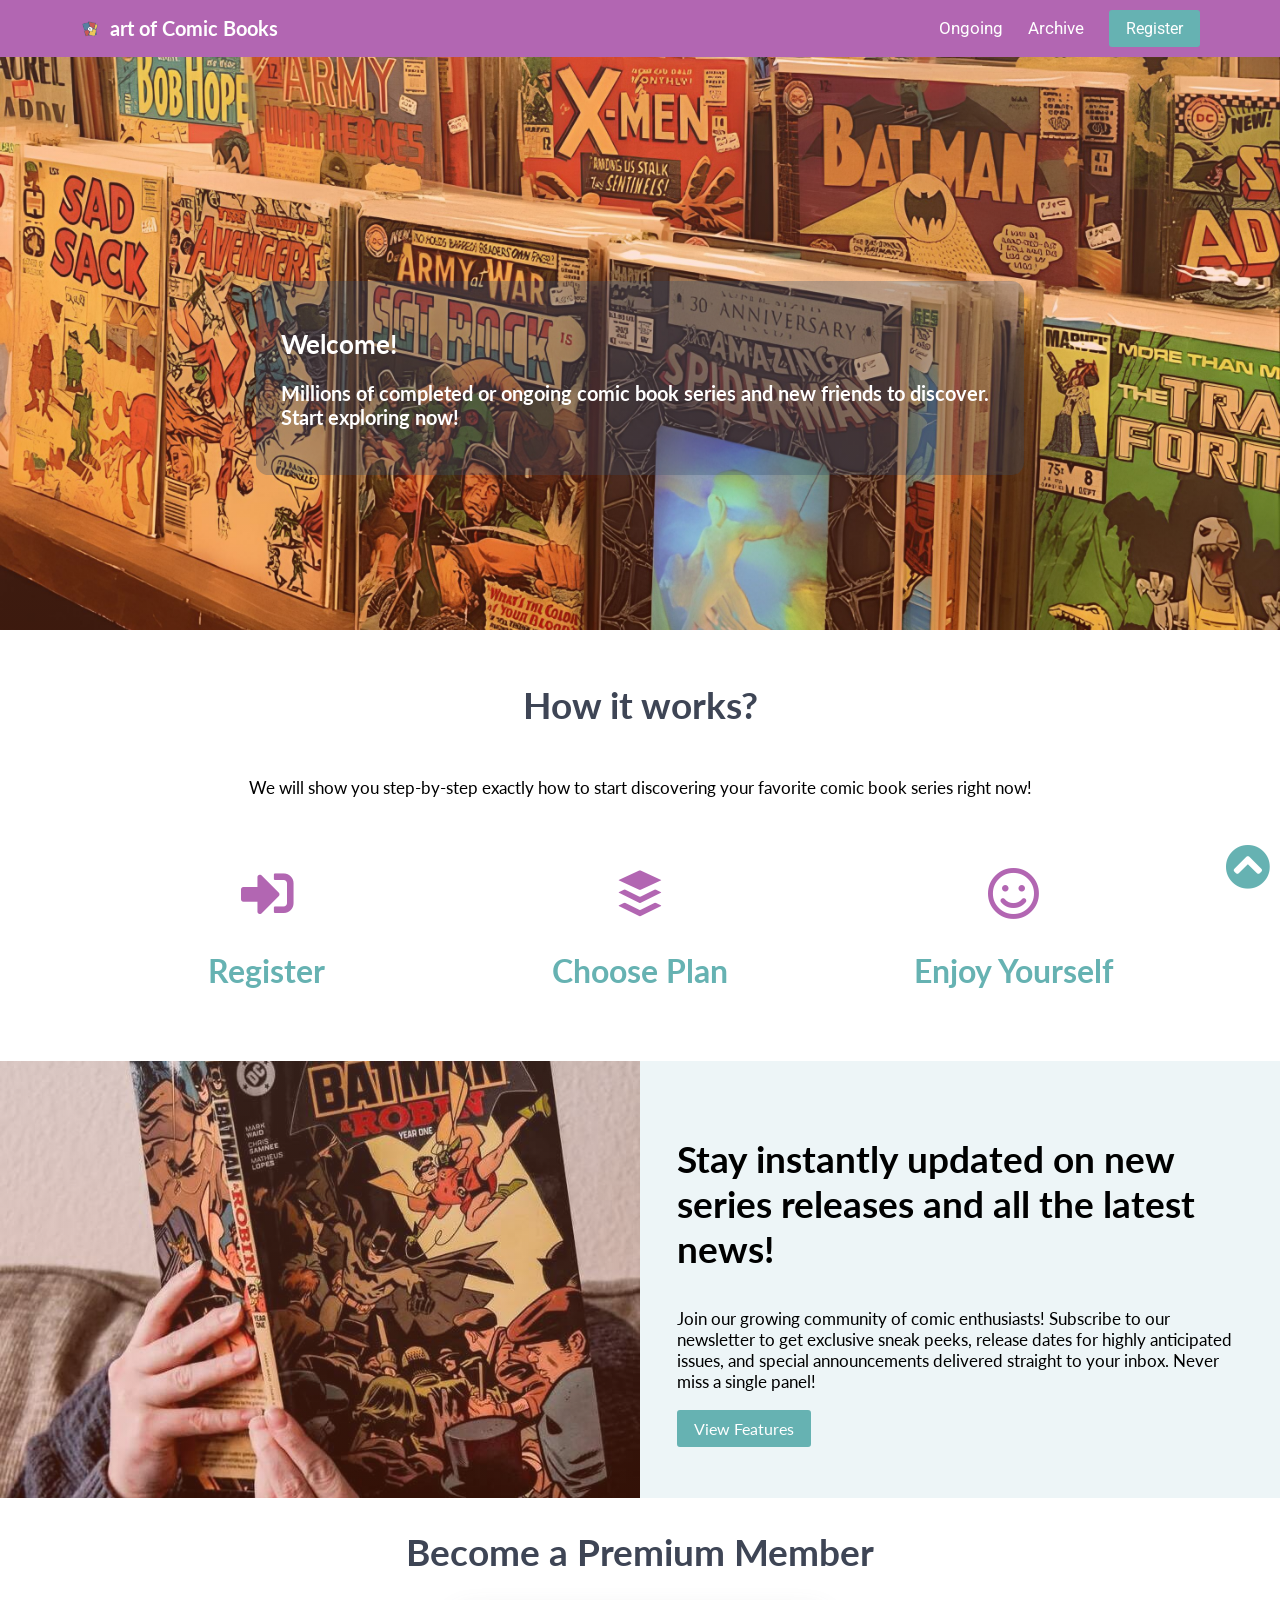
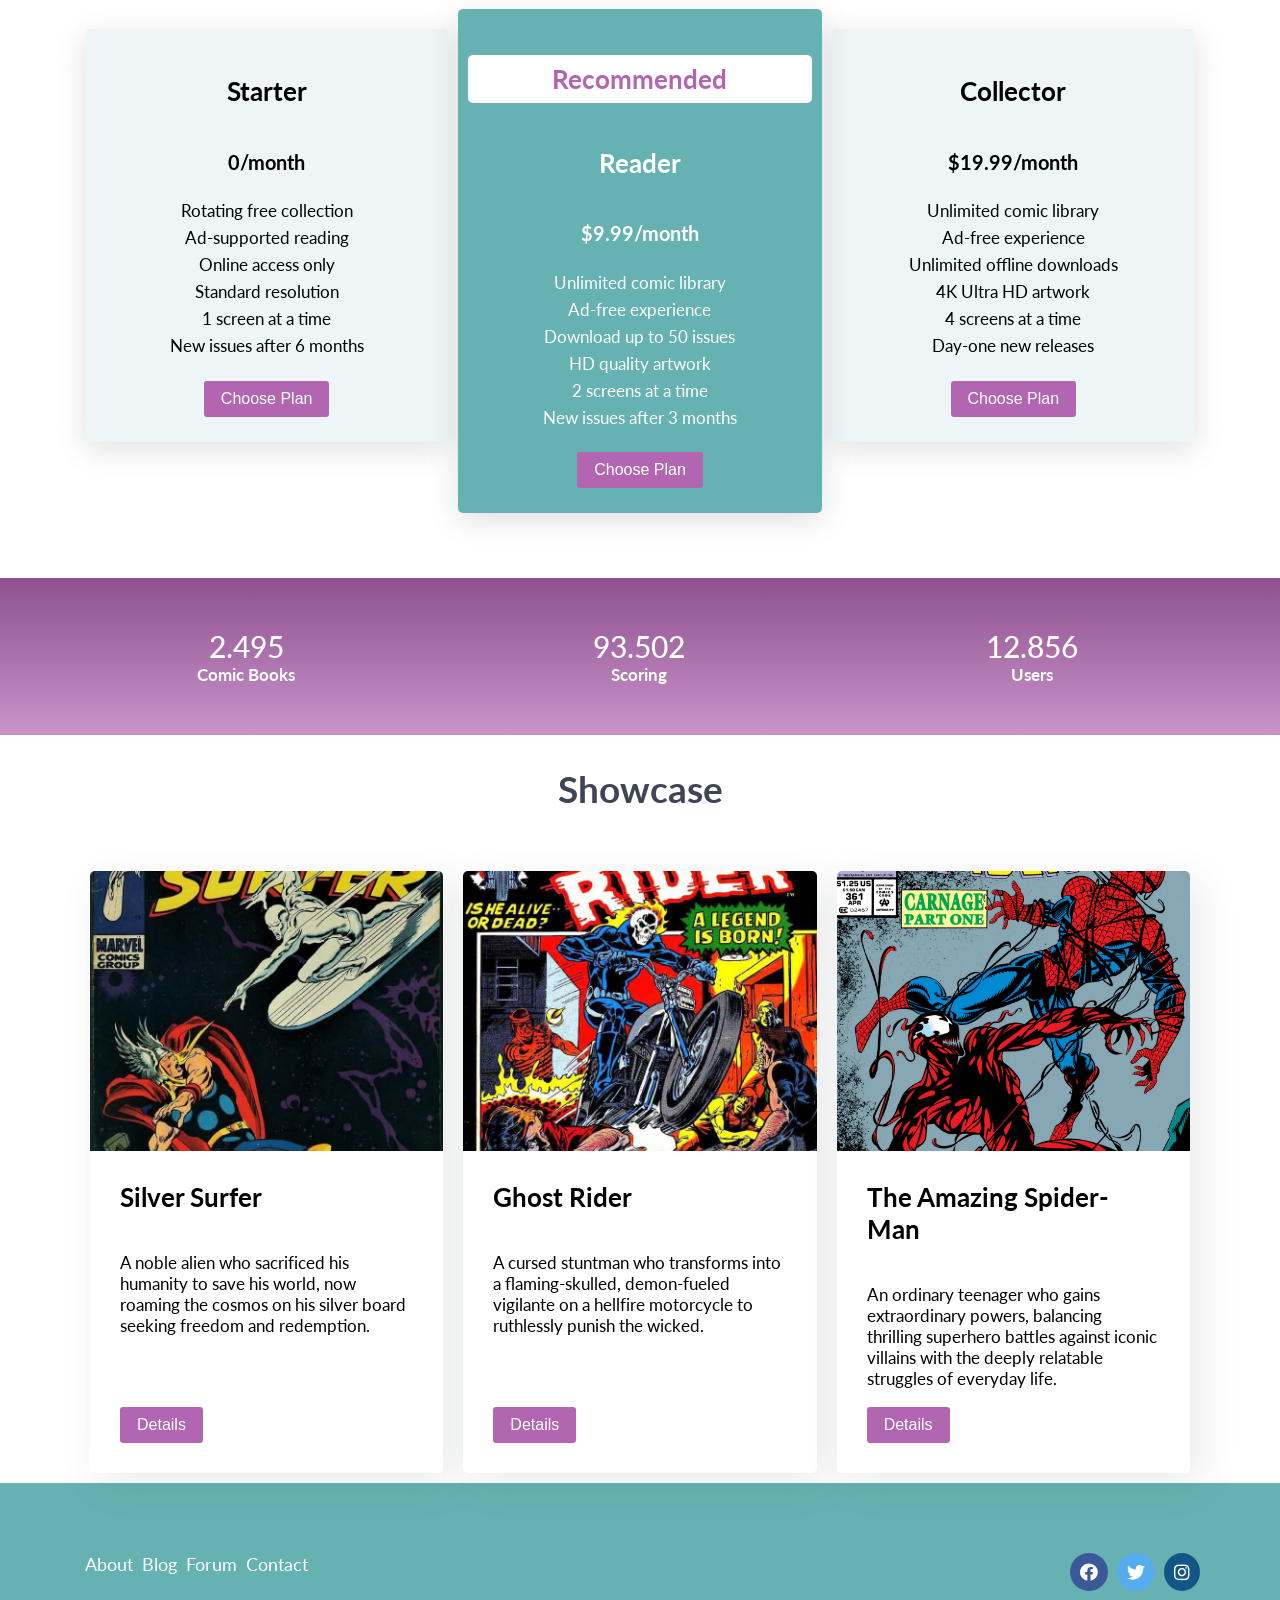
<file: index.html>
<!DOCTYPE html>
<html lang="tr">
  <head>
    <meta charset="UTF-8" />
    <meta http-equiv="X-UA-Compatible" content="IE=edge" />
    <meta name="viewport" content="width=device-width, initial-scale=1.0" />
    <title>art of Comic Books</title>
    <link rel="stylesheet" href="css/styles.css" />
    <link rel="shortcut icon" type="image/png" href="img/logo.png"/>
  </head>
  <body id="body">
    <header class="main-header">
      <div id="main-nav" class="container">
        <a href="index.html" class="main-header__logo">
          <img src="img/logo.png" alt="art of Comic Books">
          <span>art of Comic Books</span>
        </a>
        <nav class="main-nav">
          <ul class="main-nav__items">
            <li class="main-nav__item">
              <a href="notyet.html">Ongoing</a>
            </li>
            <li class="main-nav__item">
              <a href="notyet.html">Archive</a>
            </li>
            <li class="main-nav__item main-nav__item--login">
              <a class="btn btn-secondary" href="register.html">Register</a>
            </li>
            <li class="main-nav__item">
              <a href="#" onclick="displayMenu()">
                <i class="fa fa-bars"></i>
              </a>
            </li>
          </ul>
        </nav>
      </div>
    </header>

    <main>
      <section id="showcase">
        <div class="content">
          <h2>Welcome!</h2>
          <h3>
            Millions of completed or ongoing comic book series and new friends to discover. Start exploring now!
          </h3>
        </div>
      </section>
      <section id="how-it-works">
        <div class="container">
          <div class="row">
            <h2 class="section-title">How it works?</h2>
            <p>
             We will show you step-by-step exactly how to start discovering your favorite comic book series right now!
            </p>
          </div>

          <div class="row">
            <div class="icon-box col-3">
              <i class="fas fa-sign-in-alt fa-3x"></i>
              <h3>Register</h3>
            </div>
            <div class="icon-box col-3">
              <i class="fab fa-buffer fa-3x"></i>
              <h3>Choose Plan</h3>
            </div>
            <div class="icon-box col-3">
              <i class="far fa-smile fa-3x"></i>
              <h3>Enjoy Yourself</h3>
            </div>
          </div>
        </div>
      </section>
      <section id="features">
        <div class="row">
          <div class="col-2 features__left"></div>
          <div class="col-2 features__right">
            <h3>Stay instantly updated on new series releases and all the latest news!</h3>
            <p>
            Join our growing community of comic enthusiasts! Subscribe to our newsletter to get exclusive sneak peeks, release dates for highly anticipated issues, and special announcements delivered straight to your inbox. Never miss a single panel!
            </p>
            <a class="btn btn-secondary" href="notyet.html">View Features</a>
          </div>
        </div>
      </section>
      <section id="plans">
        <h2 class="section-title">Become a Premium Member</h2>
        <div class="container">
          <div class="row">
            <div class="col-3 plan">
              <div class="inner-plan">
                <h2>Starter</h2>
                <h3>0/month</h3>
                <ul class="plan__features">
                  <li>Rotating free collection</li>
                  <li>Ad-supported reading</li>
                  <li>Online access only</li>
                  <li>Standard resolution</li>
                  <li>1 screen at a time</li>
                  <li>New issues after 6 months</li>
                </ul>
                <div>
                  <button class="btn btn-primary">Choose Plan</button>
                </div>
              </div>
            </div>
            <div class="col-3 plan plan--featured">
              <div class="inner-plan recommended_plan">
                <h2 class="plan__badge">Recommended</h2>
                <h2>Reader</h2>
                <h3>$9.99/month</h3>
                <ul class="plan__features">
                  <li>Unlimited comic library</li>
                  <li>Ad-free experience</li>
                  <li>Download up to 50 issues</li>
                  <li>HD quality artwork</li>
                  <li>2 screens at a time</li>
                  <li>New issues after 3 months</li>
                </ul>
                <div>
                  <button class="btn btn-primary">Choose Plan</button>
                </div>
              </div>
            </div>
            <div class="col-3 plan">
              <div class="inner-plan">
                <h2>Collector</h2>
                <h3>$19.99/month</h3>
                <ul class="plan__features">
                  <li>Unlimited comic library</li>
                  <li>Ad-free experience</li>
                  <li>Unlimited offline downloads</li>
                  <li>4K Ultra HD artwork</li>
                  <li>4 screens at a time</li>
                  <li>Day-one new releases</li>
                </ul>
                <div>
                  <button class="btn btn-primary">Choose Plan</button>
                </div>
              </div>
            </div>
          </div>
        </div>
      </section>
      <section id="counters">
        <div class="row counter">
          <div class="col-3">
            <span class="counter__item">2.495</span>
            <h4>Comic Books</h4>
          </div>
          <div class="col-3">
            <span class="counter__item">93.502</span>
            <h4>Scoring</h4>
          </div>
          <div class="col-3">
            <span class="counter__item">12.856</span>
            <h4>Users</h4>
          </div>
        </div>
      </section>
      <section id="comics">
        <h2 class="section-title">Showcase</h2>
        <div class="container">
          <div class="row">
            <div class="col-3 card-container">
              <div class="card">
                <img
                  class="card-image img-fluid"
                  src="img/silversurfer.jpeg"
                  alt=""
                />
                <div class="card-body f22">
                  <h2>Silver Surfer</h2>
                  <p>
                    A noble alien who sacrificed his humanity to save his world, now roaming the cosmos on his silver board seeking freedom and redemption.
                  </p>
                  <p>
                    <button class="btn btn-primary">Details</button>
                  </p>
                </div>
              </div>
            </div>
            <div class="col-3 card-container">
              <div class="card">
                <img
                  class="card-image img-fluid"
                  src="img/ghostRider.jpeg"
                  alt=""
                />
                <div class="card-body">
                  <h2>Ghost Rider</h2>
                  <p>
  A cursed stuntman who transforms into a flaming-skulled, demon-fueled vigilante on a hellfire motorcycle to ruthlessly punish the wicked.
                  </p>
                  <p>
                    <button class="btn btn-primary">Details</button>
                  </p>
                </div>
              </div>
            </div>
            <div class="col-3 card-container">
              <div class="card">
                <img
                  class="card-image img-fluid"
                  src="img/venom.webp"
                  alt=""
                />
                <div class="card-body">
                  <h2>The Amazing Spider-Man</h2>
                  <p>
                  An ordinary teenager who gains extraordinary powers, balancing thrilling superhero battles against iconic villains with the deeply relatable struggles of everyday life.
                  </p>
                  <p>
                    <button class="btn btn-primary">Details</button>
                  </p>
                </div>
              </div>
            </div>
          </div>
        </div>
      </section>
    </main>

    <footer>
      <div class="container">
        <div class="row">
          <div class="col-2">
            <ul id="footer-links">
              <li><a href="notyet.html">About</a></li>
              <li><a href="notyet.html">Blog</a></li>
              <li><a href="notyet.html">Forum</a></li>
              <li><a href="notyet.html">Contact</a></li>
            </ul>
          </div>
          <div class="col-2">
            <ul id="social-links">
              <li><a href="" class="fab fa-facebook"></a></li>
              <li><a href="" class="fab fa-twitter"></a></li>
              <li><a href="" class="fab fa-instagram"></a></li>
            </ul>
          </div>
        </div>
      </div>
    </footer>

    <a href="#body" id="backtotop">
      <i class="fas fa-chevron-circle-up"></i>
    </a>

    <script>
      function displayMenu() {
        var link = document.getElementById("main-nav");
        link.classList.toggle("responsive");
      }
    </script>
  </body>
</html>
</file>
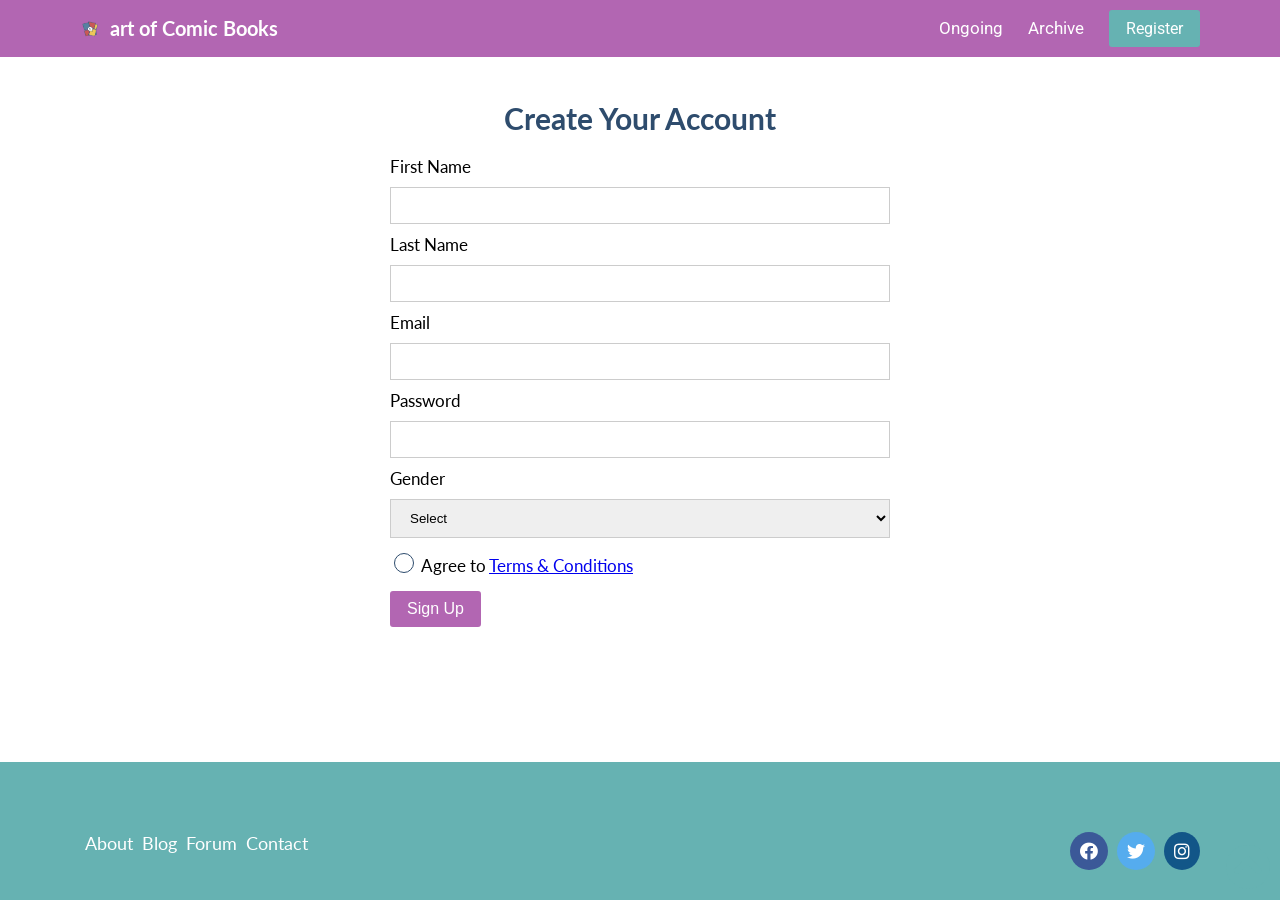
<file: register.html>
<!DOCTYPE html>
<html lang="tr">
<head>
    <meta charset="UTF-8">
    <meta http-equiv="X-UA-Compatible" content="IE=edge">
    <meta name="viewport" content="width=device-width, initial-scale=1.0">
    <title>art of Comic Books</title>   
    <link rel="stylesheet" href="css/styles.css">
    <link rel="stylesheet" href="css/forms.css">
    <link rel="shortcut icon" type="image/png" href="img/logo.png"/>
</head>
<body id="body"> 

    <header class="main-header">
      <div id="main-nav" class="container">
        <a href="index.html" class="main-header__logo">
          <img src="img/logo.png" alt="art of Comic Books">
          <span>art of Comic Books</span>
        </a>
        <nav class="main-nav">
          <ul class="main-nav__items">
            <li class="main-nav__item">
              <a href="notyet.html">Ongoing</a>
            </li>
            <li class="main-nav__item">
              <a href="notyet.html">Archive</a>
            </li>
            <li class="main-nav__item main-nav__item--login">
              <a class="btn btn-secondary" href="register.html">Register</a>
            </li>
            <li class="main-nav__item">
              <a href="#" onclick="displayMenu()">
                <i class="fa fa-bars"></i>
              </a>
            </li>
          </ul>
        </nav>
      </div>
    </header>

    <main class="signup-page">
        <div class="container">
            <h1 class="signup-title">Create Your Account</h1>
            <form action="" class="signup-form">
                <label for="firstname">First Name</label>
                <input type="text" id="firstname">

                <label for="lastname">Last Name</label>
                <input type="text" id="lastname">

                <label for="email">Email</label>
                <input type="email" id="email">

                <label for="password">Password</label>
                <input type="password" id="password">

                <label for="gender">Gender</label>
                <select id="gender">
                    <option value="">Select</option>
                    <option value="">Kadın</option>
                    <option value="">Erkek</option>
                </select>

                <input type="checkbox" id="agree-terms">
                <label for="agree-terms">Agree to 
                    <a href="#">Terms &amp; Conditions</a>
                </label>

                <button type="submit" class="btn btn-primary">Sign Up</button>
            </form>
        </div>
    </main>

    <footer>
      <div class="container">
        <div class="row">
          <div class="col-2">
            <ul id="footer-links">
              <li><a href="notyet.html">About</a></li>
              <li><a href="notyet.html">Blog</a></li>
              <li><a href="notyet.html">Forum</a></li>
              <li><a href="notyet.html">Contact</a></li>
            </ul>
          </div>
          <div class="col-2">
            <ul id="social-links">
              <li><a href="" class="fab fa-facebook"></a></li>
              <li><a href="" class="fab fa-twitter"></a></li>
              <li><a href="" class="fab fa-instagram"></a></li>
            </ul>
          </div>
        </div>
      </div>
    </footer>

    <a href="#body" id="backtotop">
        <i class="fas fa-chevron-circle-up"></i>
    </a>

    <script>
      function displayMenu() {
        var link = document.getElementById("main-nav");
        link.classList.toggle("responsive");
      }
    </script>
</body>
</html>
</file>
<file: css/forms.css>
.signup-page {
    padding-top: 80px;
    padding-bottom: 40px;
} 
.signup-title {
    text-align: center;
    font-size: 30px;
    color: #2E4C6d;
}

.signup-form {
    width: 100%;
}

@media (min-width: 768px) {
    .signup-form {
        width: 500px;
        margin: auto;
    }
}

@media (max-width: 768px) {
    .signup-form {
        padding: 0 10px;
    }

    .signup-form button[type="submit"] {
        width: 100%;
    }
}

.signup-form label,
.signup-form input:not([type="checkbox"]),
.signup-form select {
    display: block;
    width: 100%;
    margin-top: 10px;
}

.signup-form input[type="checkbox"],
.signup-form input[type="checkbox"] + label {
    display: inline-block;
    width: auto;
    margin-top: 15px;
}

.signup-form button[type="submit"] {
    display: block;
    margin-top: 15px;
}

.signup-form input:not([type="checkbox"]),
.signup-form select {
    border: 1px solid #ccc;
    padding: 10px 15px;
}

.signup-form input:not([type="checkbox"]):focus,
.signup-form select:focus {
    outline: none;
    background-color: yellow;
    border: 1px solid greenyellow;
}

.signup-form input[type="checkbox"] {
    appearance: none;
    width: 20px;
    height: 20px;
    border: 1px solid #2E4C6d;
    vertical-align: bottom;
    border-radius: 50%;
}

.signup-form input[type="checkbox"]:hover {
    background: gray;
}

.signup-form input[type="checkbox"]:checked {
    background: #FC997C;
}
</file>
<file: css/styles.css>
@import url("https://cdnjs.cloudflare.com/ajax/libs/font-awesome/5.15.4/css/all.min.css");
@import url('https://fonts.googleapis.com/css2?family=Lato:wght@400;700&family=Roboto:wght@400;700&display=swap');
@import url("base.css");
@import url("buttons.css");

:root {
    --primary-color: #b266b2;
    --secondary-color: #66b2b2;
    --premium-color: #66b2b2;
}

html {
    scroll-behavior: smooth;
}

main {
    min-height: calc(100vh - 138px);
}

#showcase { 
    background: 
    linear-gradient(to bottom, rgba(252, 153, 124, 0.2),rgba(250, 81, 30, 0.2)),
    url('../img/main.jpeg');
    background-position: center;
    background-size: cover;
    height: 40vh;
    width: 100%;
    position: relative;
}

#showcase .content {
    position: absolute;
    top: 60%;
    left: 50%;
    transform: translate(-50%,-50%);
    color: #fff;
    background: rgba(46, 76, 109, 0.3);
    padding: 2rem;
    width: 60%;
    border-radius: 1rem;
}


#showcase h1 {
    position: absolute;
    top: 50%;
    margin: 0;
    color: #fff;
    left: 50%;
    transform: translate(-50%, -50%);
}


@media (min-width: 576px) { 
    #showcase {
        height: 50vh;
    }
}

@media (min-width: 768px) {
    #showcase {
        height: 60vh;
    }
}

@media (min-width: 992px) { 
    #showcase {
        height: 70vh;
    }
   
 }

@media (max-width: 768px) {
    #showcase {
        min-height: 380px;
    }

    #showcase .content {
        width: 90%;
        padding: 1.5rem;
        top: 55%;
    }

    #showcase .content h2 {
        font-size: 2.2rem;
    }

    #showcase .content h3 {
        font-size: 1.6rem;
    }
}

.main-header {
    background-color: var(--primary-color);
    padding: .8rem 1.6rem;
    position: fixed;
    z-index: 100;
    width: 100%;
    top: 0;
}

#main-nav {
    display: flex;
    justify-content: space-between;
    align-items: center;
}

.main-header__logo {
    display: inline-flex;
    align-items: center;
    gap: .8rem;
    color: #fff;
    text-decoration: none;
    font-weight: bold;
    font-size: 20px;
    line-height: 1;
}

.main-header__logo img,
.main-header img {
    width: 20px;
    height: auto;
    display: block;
}

.main-nav {
    font-family: 'Roboto', sans-serif;
}

.main-nav__items {
    display: flex;
    align-items: center;
    margin: 0;
    padding: 0;
    list-style: none;
    gap: 2rem;
}

.main-nav__item {
    display: flex;
    align-items: center;
    margin: 0;
}

.main-nav__item:last-child {
    display: none;
}

@media (max-width: 768px) {
    #main-nav {
        flex-wrap: wrap;
        position: relative;
    }

    .main-nav {
        display: block;
    }

    .main-nav__items {
        gap: 0;
    }

    .main-nav__item {
        display: none;
    }

    .main-nav__item:last-child {
        display: flex;
        align-items: center;
    }

    .main-nav__item:last-child a {
        font-size: 20px;
        padding: 5px;
    }

    .responsive .main-nav {
        width: 100%;
        padding-top: 1rem;
    }

    .responsive .main-nav__items {
        flex-direction: column;
        align-items: flex-start;
        width: 100%;
        gap: 1rem;
    }

    .responsive .main-nav__item {
        display: block;
        width: 100%;
        text-align: left;
    }

    .responsive .main-nav__item:last-child {
        position: absolute;
        right: 10px;
        top: 0;
    }
}

.main-nav__item a {
    text-decoration: none;
    color: #fff;
    display: inline-flex;
    align-items: center;
}

.main-nav__item a:hover, .main-nav__item:hover::before {
    color: var(--secondary-color);
}      

.main-nav__item:active::before, .main-nav__item a:active {
    color: #fff;
}

#how-it-works { 
    padding: 1rem;
    text-align: center;
}

#how-it-works .row:last-child {
    display: flex;
    flex-wrap: wrap;
    justify-content: center;
    align-items: stretch;
}

#how-it-works .col-3 {
    flex: 1;
}

.icon-box {
    display: flex;
    flex-direction: column;
    align-items: center;
    justify-content: flex-start;
    padding: 1.5rem;
}

.icon-box i {
    color: var(--primary-color);
    display: flex;
    align-items: center;
    justify-content: center;
    height: 6rem;
    width: 6rem;
    margin-bottom: 1.5rem;
}

.icon-box h3 {
    color: var(--secondary-color);
    font-size: 2.6rem;
    margin: 0;
}

@media (max-width: 768px) {
    #how-it-works .col-3 {
        flex: 0 0 100%;
        margin-bottom: 2rem;
    }
}

.features__left {
    background: 
    linear-gradient(to bottom, rgba(252, 153, 124, 0.2),rgba(250, 81, 30, 0.2)),
    url('../img/secondary.jpg');
    background-size:cover;
    background-position: top center;
}

.features__right {
    background-color: #edf5f7;
    padding: 3rem;
    vertical-align: top;
}

.features__left,
.features__right {
    min-height: 35rem;
    height: auto;
}

.features__right h3 {
    font-size: 3rem;
}

@media (max-width: 768px) {
    .features__left {
        height: 25rem;
        min-height: 25rem;
    }

    .features__right {
        height: auto;
        padding: 2.5rem 1.5rem;
    }

    .features__right h3 {
        font-size: 2.2rem;
    }
}

.section-title {
    text-align: center;
    margin-bottom: 4rem;
    color: #3e4555;
    font-size: 3rem;
}

#plans .row {
    display: flex;
    flex-wrap: wrap;
    align-items: stretch;
}

#plans .col-3 {
    flex: 1;
    display: flex;
    flex-direction: column;
}

.plan {           
    text-align: center;
    padding: 5px;
    height: 100%;
    display: flex;
    flex-direction: column;
}

.plan__badge {
    background: #fff;
    color: var(--primary-color);
    padding: 8px;
    border-radius: 5px;
}

.recommended_plan {
    color: #fff;
    background: var(--premium-color)!important;
}

.inner-plan {
    background: #edf5f7;
    padding: 25px 10px;
    border-radius: 5px;
    box-shadow: 0px 7px 29px 0px rgba(100, 100, 111, 0.2);
    transition: box-shadow .6s;
    height: 100%;
    display: flex;
    flex-direction: column;
}

.inner-plan:hover {
    box-shadow: 0px 7px 29px 0px rgba(100, 100, 111, 0.5);
}

.inner-plan > div:last-child {
    margin-top: auto;
    padding-top: 1.5rem;
}

.plan__features {
    list-style: none;
    margin: 0;
    padding: 0;
}


@media (min-width: 768px) {
    .plan--featured {
        position: relative;
        top: -20px;
    }    
}

@media (max-width: 768px) {
    #plans .col-3 {
        flex: 0 0 100%;
        margin-bottom: 2rem;
    }

    .plan--featured {
        top: 0;
    }
}

.plan__features li {
    margin: 6px 0;
}

#backtotop {
    position: fixed;
    bottom: 10px;
    right: 10px;
}

#backtotop i {
    color: var(--secondary-color);
    font-size: 45px;
    transition: color .6s;
}

#backtotop i:hover {
    color:var(--secondary-color);
}

.counter {
    background: linear-gradient(to bottom, #8e518e
 0%, #c993c9 100%);
    text-align: center;
    padding: 50px;
}

.counter__item {
    font-size: 30px;
    font-weight: 500;
    color: #fff;
}

.counter h4 {
    margin: 0;
    color: #fff;
}

@media (max-width: 768px) {
    #counters .col-3 {
        margin-bottom: 2.5rem;
    }

    #counters .col-3:last-child {
        margin-bottom: 0;
    }
}

#comics .row {
    display: flex;
    flex-wrap: wrap;
}

#comics .col-3 {
    flex: 1;
}

.card-container {
    padding: 10px;
    display: flex;
    flex-direction: column;
}

.card {
    background-color: #fff;
    border-radius: 5px;
    cursor: pointer;
    box-shadow: 10px 10px 40px rgba(52,58,64,0.1);
    /* position: relative; */
    /* top: 0; */
    transition: all .3s;
    height: 100%;
    display: flex;
    flex-direction: column;
}
.card:hover {
    /* top: -10px; */
    transform: translateY(-10px);
}

.card-image {
    width: 100%;
    height: 280px;
    object-fit: cover;
    border-top-left-radius: 5px;
    border-top-right-radius: 5px;
}

.card-body {
    padding: 30px;
    display: flex;
    flex-direction: column;
    flex: 1;
}

.card-body h2 {
    margin-top: 0;
}

.card-body p:last-child {
    margin-top: auto;
    margin-bottom: 0;
}

@media (max-width: 768px) {
    #comics .col-3 {
        flex: 0 0 100%;
        margin-bottom: 2rem;
    }
}

footer {
    background-color: var(--secondary-color);
    padding: 30px;
}

footer a {
    color: #fff;
    font-size: 18px;
    text-decoration: none;
}

footer ul {
    margin: 0;
    padding: 0;
}

footer ul li {
    list-style-type: none;
    display: inline-block;
    margin-left: 5px;
}

#social-links {
    text-align: right;
}

@media (max-width: 768px) {
    footer .row {
        margin-top: 10px;
    }

    footer .col-2 {
        width: 100%;
        text-align: center;
    }

    #footer-links {
        text-align: center;
        margin-bottom: 1.5rem;
    }

    #social-links {
        text-align: center;
    }
}

.fab, .fab, .far {
    padding: 10px;
    border-radius: 50%;
}

.fab:hover {
   opacity: 0.7;
}

.fa-facebook {
    background-color: #3B5998;
    color: #fff;
}

.fa-twitter {
    background-color: #55ACEE;
    color: #fff;
}

.fa-instagram {
    background-color: #125688;
    color: #fff;
}
</file>
